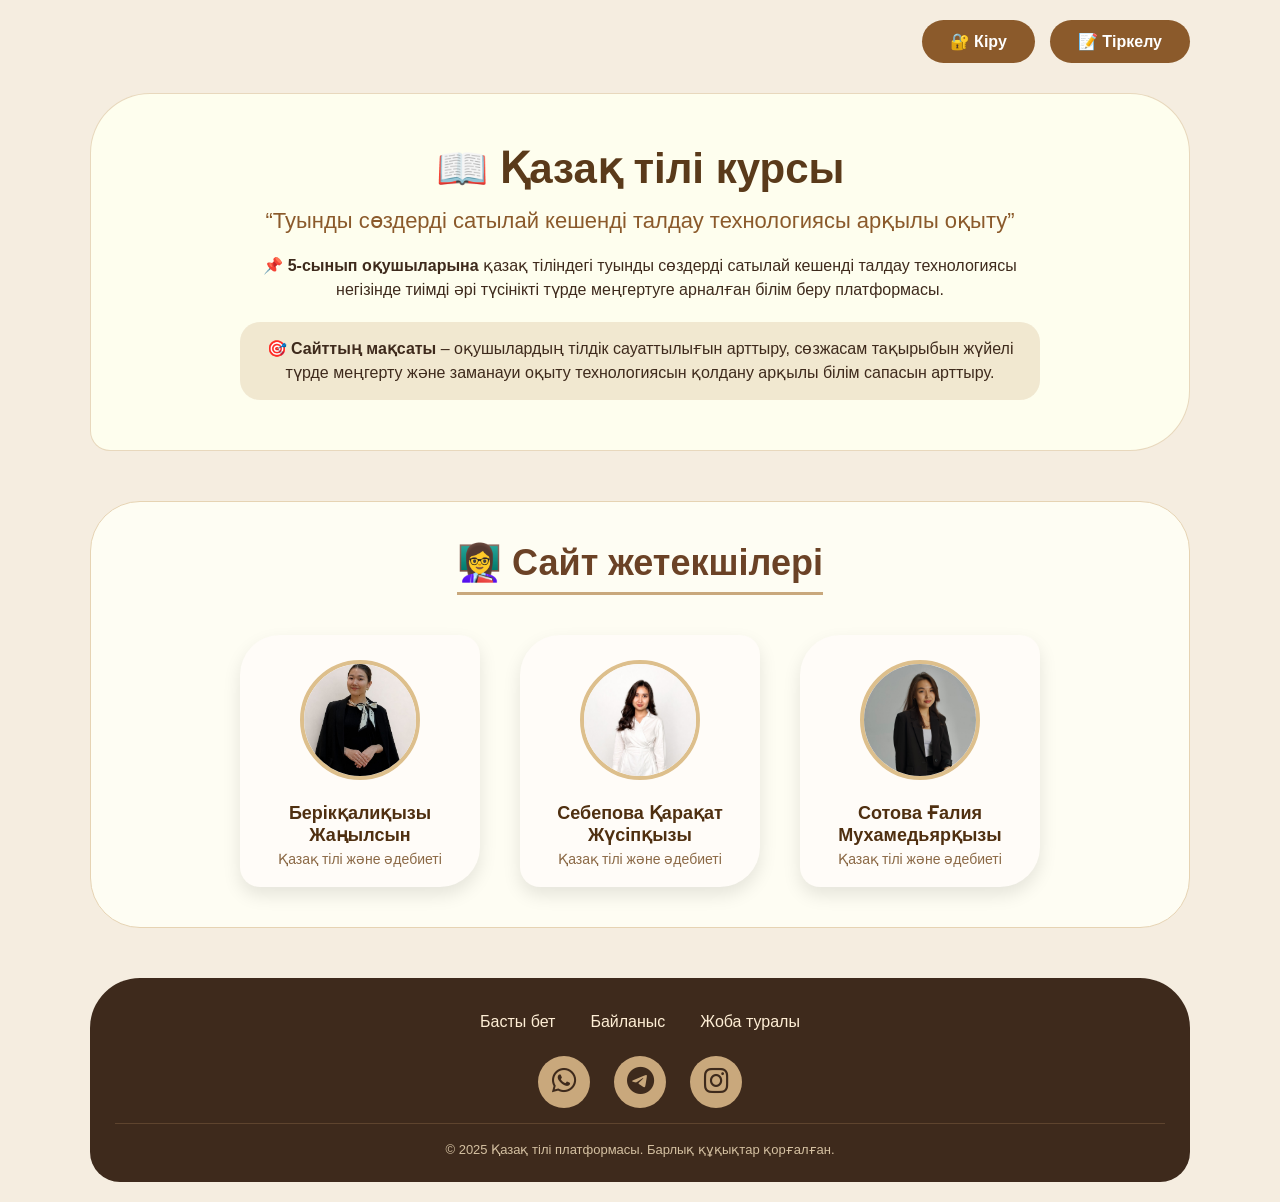
<file: index.html>
<!DOCTYPE html>
<html>
<head>
    <meta charset="UTF-8">
    <meta name="viewport" content="width=device-width, initial-scale=1.0, user-scalable=yes">
    <title>Қазақ тілі курсы</title>
    <link rel="stylesheet" href="https://cdnjs.cloudflare.com/ajax/libs/font-awesome/6.5.0/css/all.min.css">
    <style>
        * { margin: 0; padding: 0; box-sizing: border-box; }
        body {
            background: #f5ede0;
            font-family: 'Segoe UI', 'Roboto', 'Noto Sans', sans-serif;
            min-height: 100vh;
            padding: 20px;
        }
        .container { max-width: 1100px; margin: 0 auto; }
        .top-buttons { display: flex; justify-content: flex-end; gap: 15px; margin-bottom: 30px; }
        .top-buttons a button { background: #8B5A2B; border: none; padding: 12px 28px; font-size: 16px; font-weight: bold; border-radius: 40px; color: white; cursor: pointer; transition: 0.3s; }
        .top-buttons a button:hover { background: #5A3A1A; transform: scale(1.02); }
        .hero { text-align: center; background: rgba(255, 255, 240, 0.9); padding: 50px 20px; border-radius: 60px 60px 60px 20px; margin-bottom: 50px; border: 1px solid rgba(210, 180, 140, 0.5); }
        .hero h1 { font-size: 42px; color: #5A3A1A; margin-bottom: 15px; }
        .hero .kurs-taqyryby { font-size: 22px; color: #8B5A2B; margin-bottom: 20px; font-weight: 500; }
        .hero .description { font-size: 16px; color: #3E2A1C; max-width: 800px; margin: 0 auto 20px auto; line-height: 1.5; }
        .hero .purpose { font-size: 16px; color: #3E2A1C; max-width: 800px; margin: 0 auto; line-height: 1.5; background: rgba(210, 180, 140, 0.3); padding: 15px; border-radius: 20px; }
        .teachers-section { text-align: center; background: rgba(255, 255, 245, 0.9); padding: 40px 20px; border-radius: 50px; margin-bottom: 50px; border: 1px solid #E6D3B3; }
        .teachers-section h2 { font-size: 36px; color: #6B4226; margin-bottom: 40px; border-bottom: 3px solid #C9A87C; display: inline-block; padding-bottom: 8px; }
        .teachers-container { display: flex; justify-content: center; flex-wrap: wrap; gap: 40px; }
        .teacher-card { background: #FFFCF8; border-radius: 40px 20px 40px 20px; padding: 25px 20px 20px; width: 240px; text-align: center; transition: 0.3s; box-shadow: 0 8px 18px rgba(0,0,0,0.1); }
        .teacher-card:hover { transform: translateY(-8px); }
        .teacher-card img { width: 120px; height: 120px; border-radius: 50%; object-fit: cover; margin-bottom: 18px; border: 4px solid #DDBF8C; }
        .teacher-card h3 { font-size: 18px; color: #4F2F10; margin-bottom: 5px; }
        .teacher-card p { color: #8B6946; font-size: 14px; }
        .footer { background: #3E2A1C; border-radius: 50px 50px 30px 30px; padding: 35px 25px 25px; text-align: center; margin-top: 30px; }
        .footer-links { display: flex; justify-content: center; gap: 35px; flex-wrap: wrap; margin-bottom: 25px; }
        .footer-links a { color: #FFEFD6; text-decoration: none; font-size: 16px; }
        .footer-links a:hover { text-decoration: underline; }
        .social-icons { margin: 20px 0 15px; }
        .social-icons a { display: inline-block; margin: 0 12px; background: #C9A87C; width: 52px; height: 52px; line-height: 52px; border-radius: 50%; font-size: 28px; text-decoration: none; color: #3E2A1C; transition: 0.3s; }
        .social-icons a:hover { background: #F5DEB3; transform: scale(1.07); }
        .copyright { color: #D4C0A1; font-size: 13px; border-top: 1px solid #5E442E; padding-top: 18px; margin-top: 15px; }
        @media (max-width: 700px) {
            .hero h1 { font-size: 28px; }
            .hero .kurs-taqyryby { font-size: 18px; }
            .teachers-section h2 { font-size: 28px; }
            .teacher-card { width: 220px; }
            .top-buttons { justify-content: center; }
        }
    </style>
</head>
<body>
<div class="container">
    <div class="top-buttons">
        <a href="login.html"><button>🔐 Кіру</button></a>
        <a href="register.html"><button>📝 Тіркелу</button></a>
    </div>
    <div class="hero">
        <h1>📖 Қазақ тілі курсы</h1>
        <div class="kurs-taqyryby">“Туынды сөздерді сатылай кешенді талдау технологиясы арқылы оқыту”</div>
        <div class="description">📌 <strong>5-сынып оқушыларына</strong> қазақ тіліндегі туынды сөздерді сатылай кешенді талдау технологиясы негізінде тиімді әрі түсінікті түрде меңгертуге арналған білім беру платформасы.</div>
        <div class="purpose">🎯 <strong>Сайттың мақсаты</strong> – оқушылардың тілдік сауаттылығын арттыру, сөзжасам тақырыбын жүйелі түрде меңгерту және заманауи оқыту технологиясын қолдану арқылы білім сапасын арттыру.</div>
    </div>
    <div class="teachers-section">
        <h2>👩‍🏫 Сайт жетекшілері</h2>
        <div class="teachers-container">
            <div class="teacher-card"><img src="teacher1.jpg" alt="Берікқалиқызы Жаңылсын"><h3>Берікқалиқызы Жаңылсын</h3><p>Қазақ тілі және әдебиеті</p></div>
            <div class="teacher-card"><img src="teacher2.jpg" alt="Себепова Қарақат Жүсіпқызы"><h3>Себепова Қарақат Жүсіпқызы</h3><p>Қазақ тілі және әдебиеті</p></div>
            <div class="teacher-card"><img src="teacher3.jpg" alt="Сотова Ғалия Мухамедьярқызы"><h3>Сотова Ғалия Мухамедьярқызы</h3><p>Қазақ тілі және әдебиеті</p></div>
        </div>
    </div>
    <div class="footer">
        <div class="footer-links"><a href="#">Басты бет</a><a href="#">Байланыс</a><a href="#">Жоба туралы</a></div>
        <div class="social-icons"><a href="https://wa.me/77072004840" target="_blank"><i class="fab fa-whatsapp"></i></a><a href="https://t.me/kazakh_language_course" target="_blank"><i class="fab fa-telegram-plane"></i></a><a href="https://www.instagram.com/berrikovnaa" target="_blank"><i class="fab fa-instagram"></i></a></div>
        <div class="copyright">© 2025 Қазақ тілі платформасы. Барлық құқықтар қорғалған.</div>
    </div>
</div>
</body>
</html>
</file>
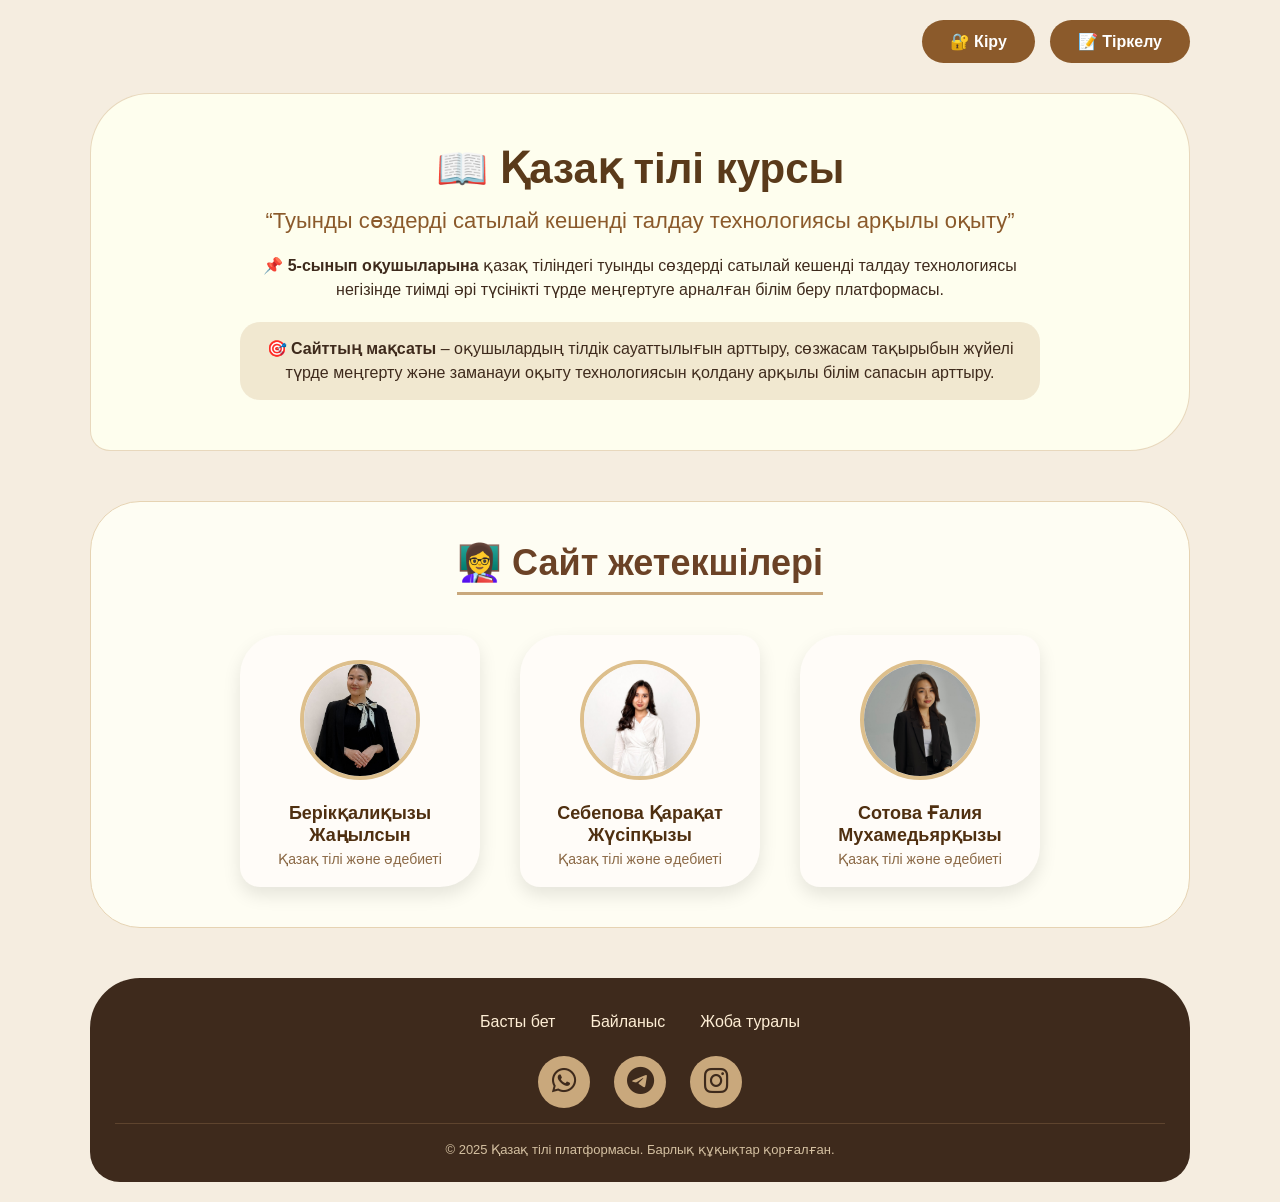
<file: certificate.html>
<!DOCTYPE html>
<html lang="kk">

<head>
    <meta charset="UTF-8">

    <meta name="viewport"
          content="width=device-width, initial-scale=1.0, user-scalable=yes">

    <title>Сертификат - Қазақ тілі курсы</title>

    <link rel="stylesheet"
          href="https://cdnjs.cloudflare.com/ajax/libs/font-awesome/6.5.0/css/all.min.css">

    <style>

        * {
            margin: 0;
            padding: 0;
            box-sizing: border-box;
        }


        /* =========================
           НЕГІЗГІ БЕТ
        ========================= */

        body {
            background:
                linear-gradient(
                    rgba(255, 248, 225, 0.95),
                    rgba(245, 222, 179, 0.9)
                ),
                url('https://www.transparenttextures.com/patterns/kazakh-ornament.png');

            background-size: auto, 200px;

            font-family:
                'Segoe UI',
                'Roboto',
                'Noto Sans',
                sans-serif;

            min-height: 100vh;

            padding: 20px;

            display: flex;
            justify-content: center;
            align-items: center;
            flex-direction: column;
        }


        /* =========================
           БАТЫРМАЛАР
        ========================= */

        .btn-group {
            text-align: center;
            margin-bottom: 20px;
        }

        .btn-group button {
            background: #8B5A2B;
            color: white;

            padding: 10px 20px;

            border: none;
            border-radius: 40px;

            cursor: pointer;

            margin: 5px 10px;

            font-size: 14px;
        }

        .btn-group button:hover {
            opacity: 0.9;
        }


        /* =========================
           СЕРТИФИКАТ
        ========================= */

        .certificate-container {
            position: relative;

            max-width: 700px;
            width: 100%;

            margin: 0 auto;
        }

        .certificate-img {
            width: 100%;
            height: auto;

            display: block;

            border-radius: 20px;

            box-shadow:
                0 10px 30px rgba(0, 0, 0, 0.2);
        }


        /* ОҚУШЫНЫҢ АТЫ */

        .recipient-name {
            position: absolute;

            top: 31%;
            left: 50%;

            transform:
                translate(-50%, -50%);

            font-size: 22px;
            font-weight: bold;

            color: #1a1a2e;

            font-family:
                'Times New Roman',
                serif;

            text-align: center;

            white-space: nowrap;

            background: transparent;

            width: 100%;
        }


        /* КҮНІ */

        .cert-date {
            position: absolute;

            bottom: 23%;
            left: 30%;

            transform:
                translateX(-50%);

            font-size: 14px;
            font-weight: bold;

            color: #1a1a2e;

            font-family:
                'Times New Roman',
                serif;
        }


        /* ҚОЛ */

        .cert-signature {
            position: absolute;

            bottom: 16%;
            right: 25%;

            font-size: 14px;
            font-style: italic;

            color: #333;

            white-space: nowrap;
        }


        /* СЕРТИФИКАТ КОДЫ */

        .cert-code {
            position: absolute;

            bottom: 5%;
            left: 50%;

            transform:
                translateX(-50%);

            font-size: 10px;

            color: #888;

            white-space: nowrap;
        }


        /* =========================
           КІТАПТАР
        ========================= */

        .books-section {
            max-width: 700px;
            width: 100%;

            margin: 30px auto;

            background:
                rgba(255, 255, 245, 0.95);

            border-radius: 50px;

            padding: 25px;

            text-align: center;

            border:
                1px solid #E6D3B3;
        }

        .books-section h2 {
            margin-bottom: 15px;
        }


        .book-card {
            display: inline-block;

            width: 220px;

            background: #FFFCF8;

            border-radius: 30px;

            padding: 15px;

            margin: 10px;

            border:
                1px solid #DDBF8C;

            vertical-align: top;
        }


        .book-card h3 {
            margin-top: 5px;
        }


        .download-btn {
            background: #2196F3;

            color: white;

            padding: 8px 15px;

            border-radius: 40px;

            text-decoration: none;

            display: inline-block;

            margin-top: 10px;
        }

        .download-btn:hover {
            opacity: 0.9;
        }


        /* =========================
           🌙 ҚАРАҢҒЫ РЕЖИМ
        ========================= */

        body.dark-mode {
            background: #181818;
            color: #f5f5f5;
        }


        body.dark-mode .books-section {
            background: #242424;

            border-color: #555;

            color: #f5f5f5;
        }


        body.dark-mode .book-card {
            background: #333333;

            border-color: #666;

            color: #f5f5f5;
        }


        body.dark-mode .books-section h2,
        body.dark-mode .book-card h3 {
            color: #f5f5f5;
        }


        /*
           Сертификаттың өзін әдейі
           қараңғылатпаймыз.
        */


        /* =========================
           ТЕЛЕФОН
        ========================= */

        @media (max-width: 600px) {

            .recipient-name {
                font-size: 16px !important;

                top: 28% !important;

                white-space: normal !important;

                width: 80% !important;
            }


            .cert-date {
                font-size: 10px !important;

                bottom: 20% !important;
            }


            .cert-signature {
                font-size: 10px !important;

                bottom: 14% !important;
            }


            .book-card {
                width: 90%;
            }

        }


        /* =========================
           БАСЫП ШЫҒАРУ
        ========================= */

        @media print {

            .btn-group,
            .books-section {
                display: none;
            }

            body,
            body.dark-mode {
                background: white;
                padding: 0;
            }

            .certificate-container {
                max-width: 100%;
            }

            .certificate-img {
                box-shadow: none;
            }

        }

    </style>

</head>


<body>


<!-- =========================
     БАТЫРМАЛАР
========================= -->

<div class="btn-group">

    <button onclick="window.print()">
        🖨️ Сертификатты басып шығару
    </button>


    <button
        onclick="downloadAllBooks()"
        style="background:#ff9800;">

        📚 Екі кітапшаны да жүктеу

    </button>


    <button onclick="backToDashboard()">
        ← Курс бетіне
    </button>

</div>



<!-- =========================
     СЕРТИФИКАТ
========================= -->

<div class="certificate-container">

    <img
        class="certificate-img"
        src="certificate.jpg"
        alt="Сертификат"

        onerror="
            this.src=
            'https://via.placeholder.com/700x500?text=Сертификат+суреті+жоқ'
        "
    >


    <div
        id="recipientName"
        class="recipient-name">

        Оқушы

    </div>


    <div
        id="certDate"
        class="cert-date">
    </div>


    <div class="cert-signature">
        ______________
    </div>


    <div
        id="certCode"
        class="cert-code">
    </div>

</div>



<!-- =========================
     ТЕОРИЯЛЫҚ БАЗА
========================= -->

<div class="books-section">

    <h2>
        📚 ТЕОРИЯЛЫҚ БАЗА
    </h2>


    <!-- 1-КІТАП -->

    <div class="book-card">

        <div style="font-size:40px;">
            📖
        </div>

        <h3>
            Туынды сөздер
        </h3>

        <a
            href="Туынды_сөздер.pdf"
            download
            class="download-btn">

            📥 PDF жүктеу

        </a>

    </div>



    <!-- 2-КІТАП -->

    <div class="book-card">

        <div style="font-size:40px;">
            📘
        </div>

        <h3>
            Сатылай кешенді талдау
        </h3>

        <a
            href="Сатылай_кешенді_талдау.pdf"
            download
            class="download-btn">

            📥 PDF жүктеу

        </a>

    </div>

</div>



<script>


/* ==============================
   🌙 ҚАРАҢҒЫ РЕЖИМ
============================== */

function loadTheme() {

    let savedTheme =
        localStorage.getItem('theme');


    if (savedTheme === 'dark') {

        document.body.classList.add(
            'dark-mode'
        );

    }

}



/* ==============================
   СЕРТИФИКАТТЫ ЖҮКТЕУ
============================== */

function loadCertificate() {

    let user =
        JSON.parse(
            localStorage.getItem(
                'currentUser'
            ) || '{}'
        );


    let developer =
        user.role === 'developer';



    /* ҚАРАПАЙЫМ ПАЙДАЛАНУШЫНЫ ТЕКСЕРУ */

    if (!developer) {

        for (let i = 1; i <= 6; i++) {

            let progressKey =
                user.email +
                '_lesson' +
                i +
                '_test_passed';


            if (
                localStorage.getItem(
                    progressKey
                ) !== 'true'
            ) {

                alert(
                    'Сіз әлі сертификат ала алмайсыз!'
                );


                window.location.href =
                    'dashboard.html';


                return;
            }

        }

    }



    /* АТЫ-ЖӨНІ */

    document.getElementById(
        'recipientName'
    ).textContent =
        user.fullname ||
        'Құрметті оқушы';



    /* КҮНІ */

    let d = new Date();


    let day =
        d.getDate()
        .toString()
        .padStart(2, '0');


    let month =
        (d.getMonth() + 1)
        .toString()
        .padStart(2, '0');


    let year =
        d.getFullYear();


    document.getElementById(
        'certDate'
    ).textContent =
        day +
        '.' +
        month +
        '.' +
        year;



    /* СЕРТИФИКАТ КОДЫ */

    document.getElementById(
        'certCode'
    ).textContent =

        'Сертификат коды: KZ' +

        Date.now()
            .toString(36)
            .toUpperCase();

}



/* ==============================
   ЕКІ КІТАПТЫ ЖҮКТЕУ
============================== */

function downloadAllBooks() {

    window.location.href =
        'Туынды_сөздер.pdf';


    setTimeout(
        () => {

            window.location.href =
                'Сатылай_кешенді_талдау.pdf';

        },
        500
    );

}



/* ==============================
   КУРСҚА ҚАЙТУ
============================== */

function backToDashboard() {

    window.location.href =
        'dashboard.html';

}



/* ==============================
   БЕТ АШЫЛҒАНДА
============================== */

loadTheme();

loadCertificate();


</script>


</body>

</html>
</file>
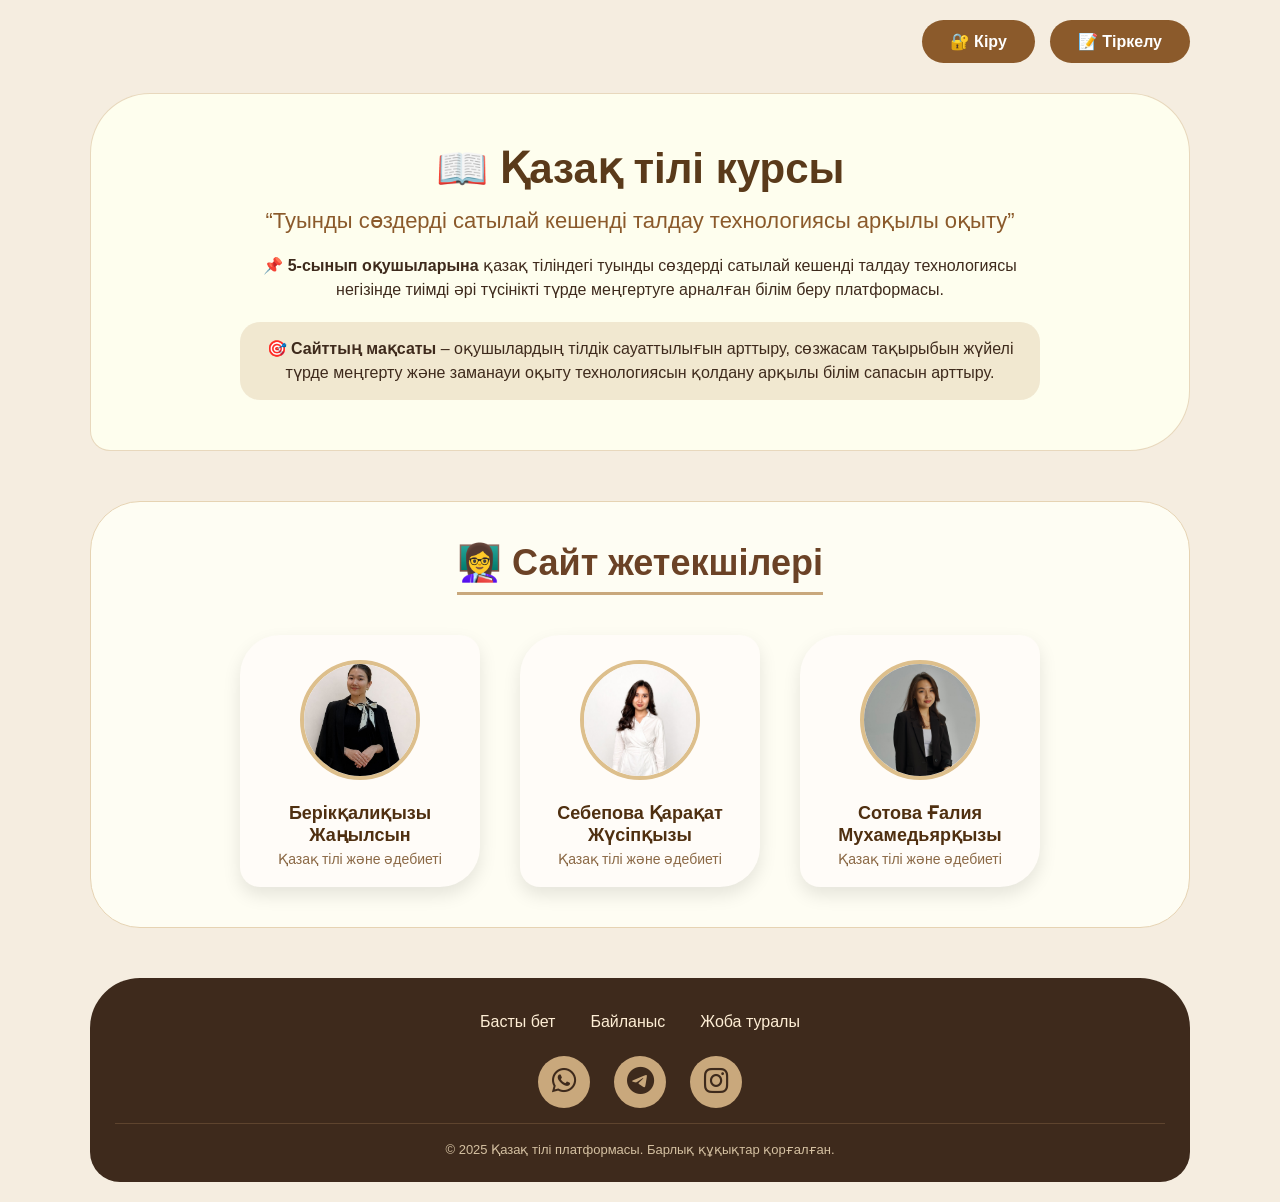
<file: dashboard.html>
<!DOCTYPE html>
<html>
<head>
    <meta charset="UTF-8">
    <meta name="viewport" content="width=device-width, initial-scale=1.0, user-scalable=yes">
    <title>Курс беті - Қазақ тілі</title>

    <link rel="stylesheet"
          href="https://cdnjs.cloudflare.com/ajax/libs/font-awesome/6.5.0/css/all.min.css">

    <style>
        * {
            margin: 0;
            padding: 0;
            box-sizing: border-box;
        }

        body {
            background:
                linear-gradient(
                    rgba(255, 248, 225, 0.95),
                    rgba(245, 222, 179, 0.9)
                ),
                url('https://www.transparenttextures.com/patterns/kazakh-ornament.png');

            background-size: auto, 200px;
            font-family: 'Segoe UI', 'Roboto', 'Noto Sans', sans-serif;
            min-height: 100vh;
            padding: 20px;
        }

        .container {
            max-width: 700px;
            margin: 0 auto;
            background: rgba(255, 255, 245, 0.95);
            border-radius: 50px;
            padding: 30px;
            box-shadow: 0 10px 30px rgba(0,0,0,0.1);
            border: 1px solid #E6D3B3;
        }

        .lesson-card {
            border: 1px solid #DDBF8C;
            border-radius: 20px;
            padding: 15px;
            margin: 12px 0;
            background: #FFFCF8;
            transition: 0.3s;
        }

        .lesson-card.available {
            cursor: pointer;
            border-left: 5px solid #4CAF50;
        }

        .lesson-card.locked {
            opacity: 0.6;
            background: #f5f5f5;
        }

        .badge {
            background: #4CAF50;
            color: white;
            padding: 3px 10px;
            border-radius: 20px;
            font-size: 12px;
            display: inline-block;
            margin-top: 8px;
        }

        .progress-bar {
            width: 100%;
            background: #e0e0e0;
            border-radius: 10px;
            height: 10px;
            margin-top: 10px;
        }

        .progress-fill {
            background: #4CAF50;
            height: 10px;
            border-radius: 10px;
            width: 0%;
        }

        h1 {
            color: #5A3A1A;
            text-align: center;
            margin-bottom: 25px;
        }

        .red-btn {
            background: #f44336;
            color: white;
            border: none;
            padding: 10px 20px;
            border-radius: 40px;
            cursor: pointer;
            font-size: 16px;
            display: block;
            margin: 20px auto 0;
            width: 200px;
        }

        .gold-btn {
            background: gold;
            color: black;
            font-weight: bold;
            padding: 12px 25px;
            border: none;
            border-radius: 40px;
            cursor: pointer;
            margin-top: 20px;
            width: 100%;
        }

        /* =========================
           ПРОФИЛЬ
        ========================= */

        .profile-btn {
            display: flex !important;
            align-items: center;
            gap: 10px;
            width: fit-content;
            margin: 0 0 20px auto;
            padding: 7px 14px 7px 7px;
            background: linear-gradient(135deg, #ffffff, #fff8ec);
            color: #5A3A1A !important;
            border: 1px solid #DDBF8C;
            border-radius: 50px;
            text-decoration: none !important;
            font-size: 15px;
            font-weight: 600;
            box-shadow: 0 4px 12px rgba(90, 58, 26, 0.15);
            cursor: pointer;
            transition: all 0.25s ease;
        }

        .profile-avatar {
            width: 38px;
            height: 38px;
            display: flex;
            align-items: center;
            justify-content: center;
            flex-shrink: 0;
            background: linear-gradient(135deg, #8B5A2B, #5A3A1A);
            color: white;
            border-radius: 50%;
            font-size: 18px;
            font-weight: bold;
            box-shadow: 0 2px 6px rgba(0,0,0,0.15);
        }

        .profile-arrow {
            font-size: 22px;
            line-height: 1;
            color: #8B5A2B;
            transition: transform 0.25s;
        }

        .profile-btn:hover {
            background: #fff3df;
            border-color: #C99C61;
            transform: translateY(-2px);
            box-shadow: 0 7px 18px rgba(90,58,26,0.20);
        }

        .profile-btn:hover .profile-arrow {
            transform: translateX(3px);
        }

        /* =========================
           DEVELOPER ПАНЕЛЬ
        ========================= */

        #developerPanel {
            margin-top: 25px;
        }

        #developerPanel h2 {
            color: #5A3A1A;
            margin-bottom: 12px;
        }

        .dev-grid {
            display: flex;
            flex-wrap: wrap;
            gap: 8px;
        }

        .dev-grid button,
        .dev-grid a {
            background: #f5f5f5;
            color: #222;
            border: 1px solid #999;
            border-radius: 4px;
            padding: 5px 9px;
            font-family: inherit;
            font-size: 14px;
            cursor: pointer;
            text-decoration: none;
            display: inline-block;
        }

        .dev-grid button:hover,
        .dev-grid a:hover {
            background: #e9e9e9;
        }

        @media (max-width: 600px) {
            .container {
                padding: 20px;
            }

            .profile-btn {
                font-size: 14px;
                padding: 6px 12px 6px 6px;
            }

            .profile-avatar {
                width: 34px;
                height: 34px;
                font-size: 16px;
            }
        }

        /* =========================
   ХАБАРЛАМАЛАР
========================= */

.top-actions {
    display: flex;
    justify-content: flex-end;
    align-items: center;
    gap: 10px;
    margin-bottom: 20px;
}

.notification-wrapper {
    position: relative;
}

.notification-btn {
    width: 52px;
    height: 52px;
    border-radius: 50%;
    border: 1px solid #DDBF8C;
    background: linear-gradient(135deg, #ffffff, #fff8ec);
    cursor: pointer;
    font-size: 22px;
    box-shadow: 0 4px 12px rgba(90,58,26,0.15);
    position: relative;
}

.notification-count {
    position: absolute;
    top: -5px;
    right: -5px;
    background: #f44336;
    color: white;
    min-width: 21px;
    height: 21px;
    border-radius: 50%;
    font-size: 12px;
    font-weight: bold;
    display: none;
    align-items: center;
    justify-content: center;
}

.notification-panel {
    display: none;
    position: absolute;
    right: 0;
    top: 62px;
    width: 340px;
    max-height: 400px;
    overflow-y: auto;
    background: white;
    border: 1px solid #DDBF8C;
    border-radius: 20px;
    padding: 15px;
    box-shadow: 0 10px 30px rgba(0,0,0,0.18);
    z-index: 1000;
}

.notification-panel.show {
    display: block;
}

.notification-panel h3 {
    color: #5A3A1A;
    margin-bottom: 12px;
}

.notification-item {
    background: #f7f3ed;
    border-radius: 12px;
    padding: 12px;
    margin-bottom: 8px;
    font-size: 14px;
}

.notification-empty {
    text-align: center;
    color: #999;
    padding: 20px 5px;
}

.clear-notifications {
    width: 100%;
    border: none;
    background: #8B5A2B;
    color: white;
    padding: 9px;
    border-radius: 20px;
    cursor: pointer;
    margin-top: 5px;
}

        /* =========================
   🌙 ҚАРАҢҒЫ РЕЖИМ
========================= */

.theme-btn {
    width: 52px;
    height: 52px;
    border-radius: 50%;
    border: 1px solid #DDBF8C;
    background: linear-gradient(135deg, #ffffff, #fff8ec);
    cursor: pointer;
    font-size: 22px;
    box-shadow: 0 4px 12px rgba(90,58,26,0.15);
}

/* Қараңғы фон */
body.dark-mode {
    background: #181818;
    color: #f5f5f5;
}

/* Негізгі контейнерлер */
body.dark-mode .container,
body.dark-mode .lesson-card {
    background: #242424;
    color: #f5f5f5;
    border-color: #555;
}

/* Тақырыптар */
body.dark-mode h1,
body.dark-mode h2,
body.dark-mode h3 {
    color: #f5f5f5;
}

/* Профиль батырмасы */
body.dark-mode .profile-btn {
    background: #2d2d2d;
    color: #ffffff;
    border-color: #555;
}

/* Қоңырау */
body.dark-mode .notification-btn,
body.dark-mode .theme-btn {
    background: #2d2d2d;
    border-color: #555;
}

/* Хабарламалар терезесі */
body.dark-mode .notification-panel {
    background: #242424;
    border-color: #555;
}

body.dark-mode .notification-item {
    background: #333333;
    color: #ffffff;
}
        
    </style>
</head>

<body>

<div class="container">

    <div class="top-actions">

        <a
    href="admin.php"
    class="admin-btn"
    id="adminBtn"
    style="display:none;"
>
    ⚙️ Admin панель
</a>

        <button
    class="theme-btn"
    id="themeBtn"
    onclick="toggleTheme()">
    🌙
</button>
        
    <div class="notification-wrapper">

        <button
            class="notification-btn"
            onclick="toggleNotifications()">

            🔔

            <span
                class="notification-count"
                id="notificationCount">
                0
            </span>

        </button>

        <div
            class="notification-panel"
            id="notificationPanel">

            <h3>🔔 Хабарламалар</h3>

            <div id="notificationList"></div>

            <button
                class="clear-notifications"
                onclick="clearNotifications()">

                ✓ Барлығын оқылды деп белгілеу

            </button>

        </div>

    </div>


    <a href="profile.html" class="profile-btn"
       style="margin:0;">

        <span
            class="profile-avatar"
            id="profileAvatar">
            R
        </span>

        <span>Менің профилім</span>

        <span class="profile-arrow">›</span>

    </a>

</div>

    <h1>📚 Қазақ тілі курсы</h1>

    <!-- САБАҚТАР -->
    <div id="lessonsList"></div>

    <!-- ПРОГРЕСС -->
    <div style="margin-top:30px;">

        <div class="progress-bar">
            <div class="progress-fill" id="progressFill"></div>
        </div>

        <p id="progressText"
           style="text-align:center; margin-top:10px; color:#4F2F10;">
        </p>

    </div>

    <button class="red-btn" onclick="logout()">
        Шығу
    </button>

</div>


<script>

    // ==========================================
    // КІРУДІ ТЕКСЕРУ
    // ==========================================

    if (localStorage.getItem('isLoggedIn') !== 'true') {
        window.location.href = 'index.html';
    }


    // ==========================================
    // ҚАЗІРГІ ҚОЛДАНУШЫ
    // ==========================================

    let currentUser = JSON.parse(
        localStorage.getItem('currentUser')
    );


    // ==========================================
    // ПРОФИЛЬДЕГІ АВАТАР ӘРПІ
    // ==========================================

    if (currentUser && currentUser.fullname) {

        let firstLetter =
            currentUser.fullname
                .charAt(0)
                .toUpperCase();

        document.getElementById(
            'profileAvatar'
        ).textContent = firstLetter;
    }
    
    if (
    currentUser &&
    currentUser.role === 'developer'
) {
    document.getElementById(
        'adminBtn'
    ).style.display = 'inline-block';
}


    // ==========================================
    // САБАҚТАР
    // ==========================================

    const lessons = [
        { id: 1, title: "1-сабақ", duration: "15 минут" },
        { id: 2, title: "2-сабақ", duration: "15 минут" },
        { id: 3, title: "3-сабақ", duration: "15 минут" },
        { id: 4, title: "4-сабақ", duration: "15 минут" },
        { id: 5, title: "5-сабақ", duration: "15 минут" },
        { id: 6, title: "6-сабақ", duration: "15 минут" }
    ];


    // ==========================================
    // EMAIL
    // ==========================================

    function getUserEmail() {

        if (currentUser && currentUser.email) {
            return currentUser.email;
        }

        return 'guest';
    }


    // ==========================================
    // DEVELOPER ТЕКСЕРУ
    // ==========================================

    function isDeveloper() {

        if (!currentUser) {
            return false;
        }

        return currentUser.role === 'developer';
    }


    // ==========================================
    // ЖЕКЕ ПРОГРЕСС КІЛТІ
    // ==========================================

    function getProgressKey(lessonId) {

        return getUserEmail()
            + '_lesson'
            + lessonId
            + '_test_passed';
    }


    // ==========================================
    // ҚОЛЖЕТІМДІ САБАҚТАР
    // ==========================================

    function getUnlockedLessons() {

        // Developer-ге бәрі ашық
        if (isDeveloper()) {
            return [1, 2, 3, 4, 5, 6];
        }

        // Оқушыға бастапқыда тек 1-сабақ
        let unlocked = [1];

        for (let i = 2; i <= 6; i++) {

            if (
                localStorage.getItem(
                    getProgressKey(i - 1)
                ) === 'true'
            ) {
                unlocked.push(i);
            }
        }

        return unlocked;
    }


    // ==========================================
    // DASHBOARD
    // ==========================================

    function loadDashboard() {

        let unlocked = getUnlockedLessons();
        let completed = [];

        // Өтілген сабақтарды анықтау
        for (let i = 1; i <= 6; i++) {

            if (
                localStorage.getItem(
                    getProgressKey(i)
                ) === 'true'
            ) {
                completed.push(i);
            }
        }


        let html = '';

        lessons.forEach(lesson => {

            let isUnlocked =
                unlocked.includes(lesson.id);

            let isCompleted =
                completed.includes(lesson.id);

            html += `
                <div
                    class="lesson-card ${isUnlocked ? 'available' : 'locked'}"
                    onclick="${isUnlocked ? `openLesson(${lesson.id})` : ''}"
                >

                    <div style="
                        display:flex;
                        justify-content:space-between;
                    ">

                        <div>

                            <h3>
                                📖 ${lesson.title}
                            </h3>

                            <p>
                                ⏱️ ${lesson.duration}
                            </p>

                            ${
                                isCompleted
                                ? '<span class="badge">✅ Өтілген</span>'
                                : ''
                            }

                        </div>

                        <div>
                            ${!isUnlocked ? '🔒' : ''}
                        </div>

                    </div>

                    ${
                        isCompleted
                        ? `
                            <div class="progress-bar">
                                <div
                                    class="progress-fill"
                                    style="width:100%">
                                </div>
                            </div>
                        `
                        : ''
                    }

                </div>
            `;
        });


        document.getElementById(
            'lessonsList'
        ).innerHTML = html;


        // ======================================
        // ПРОГРЕСС
        // ======================================

        let percent =
            (completed.length / 6) * 100;

        document.getElementById(
            'progressFill'
        ).style.width = percent + '%';

        document.getElementById(
            'progressText'
        ).innerHTML =
            `✅ ${completed.length}/6 сабақ өтілді (${Math.round(percent)}%)`;


        // ======================================
        // СЕРТИФИКАТ
        // ======================================

        if (completed.length === 6 || isDeveloper()) {

            const btn =
                document.createElement('div');

            btn.innerHTML = `
                <button
                    class="gold-btn"
                    onclick="window.location.href='certificate.html'"
                >
                    🎓 СЕРТИФИКАТ АЛУ 🎓
                </button>
            `;

            document.getElementById(
                'lessonsList'
            ).appendChild(btn);
        }
    }


    // ==========================================
    // САБАҚТЫ АШУ
    // ==========================================

    function openLesson(id) {

        localStorage.setItem(
            'currentLesson',
            id
        );

        window.location.href =
            'lesson.html';
    }

    // ==========================================
    // ШЫҒУ
    // ==========================================

    function logout() {

        localStorage.removeItem(
            'isLoggedIn'
        );

        localStorage.removeItem(
            'currentUser'
        );

        alert('Шықтыңыз!');

        window.location.href =
            'index.html';
    }


    // ==========================================
    // ІСКЕ ҚОСУ
    // ==========================================

    // ==========================================
// 🔔 ХАБАРЛАМАЛАР
// ==========================================

function getNotificationKey() {
    return getUserEmail() + '_notifications';
}


function getNotifications() {

    return JSON.parse(
        localStorage.getItem(
            getNotificationKey()
        ) || '[]'
    );
}


function loadNotifications() {

    let notifications =
        getNotifications();

    let list =
        document.getElementById(
            'notificationList'
        );

    let count =
        document.getElementById(
            'notificationCount'
        );


    if (notifications.length === 0) {

        list.innerHTML = `
            <div class="notification-empty">
                Жаңа хабарлама жоқ
            </div>
        `;

        count.style.display = 'none';

        return;
    }


    count.textContent =
        notifications.length;

    count.style.display =
        'flex';


    list.innerHTML =
        notifications
            .slice()
            .reverse()
            .map(notification => `
                <div class="notification-item">
                    ${notification.text}
                </div>
            `)
            .join('');
}


function toggleNotifications() {

    document.getElementById(
        'notificationPanel'
    ).classList.toggle('show');
}


function clearNotifications() {

    localStorage.setItem(
        getNotificationKey(),
        JSON.stringify([])
    );

    loadNotifications();

    document.getElementById(
        'notificationPanel'
    ).classList.remove('show');
}

    // ==========================================
// 🌙 ҚАРАҢҒЫ РЕЖИМ
// ==========================================

function loadTheme() {

    let savedTheme =
        localStorage.getItem('theme');

    if (savedTheme === 'dark') {

        document.body.classList.add('dark-mode');

        document.getElementById(
            'themeBtn'
        ).textContent = '☀️';

    }

}


function toggleTheme() {

    document.body.classList.toggle(
        'dark-mode'
    );

    let darkMode =
        document.body.classList.contains(
            'dark-mode'
        );

    if (darkMode) {

        localStorage.setItem(
            'theme',
            'dark'
        );

        document.getElementById(
            'themeBtn'
        ).textContent = '☀️';

    } else {

        localStorage.setItem(
            'theme',
            'light'
        );

        document.getElementById(
            'themeBtn'
        ).textContent = '🌙';

    }

}


loadTheme();

loadNotifications();
    
    loadDashboard();


    
</script>

</body>
</html>
</file>
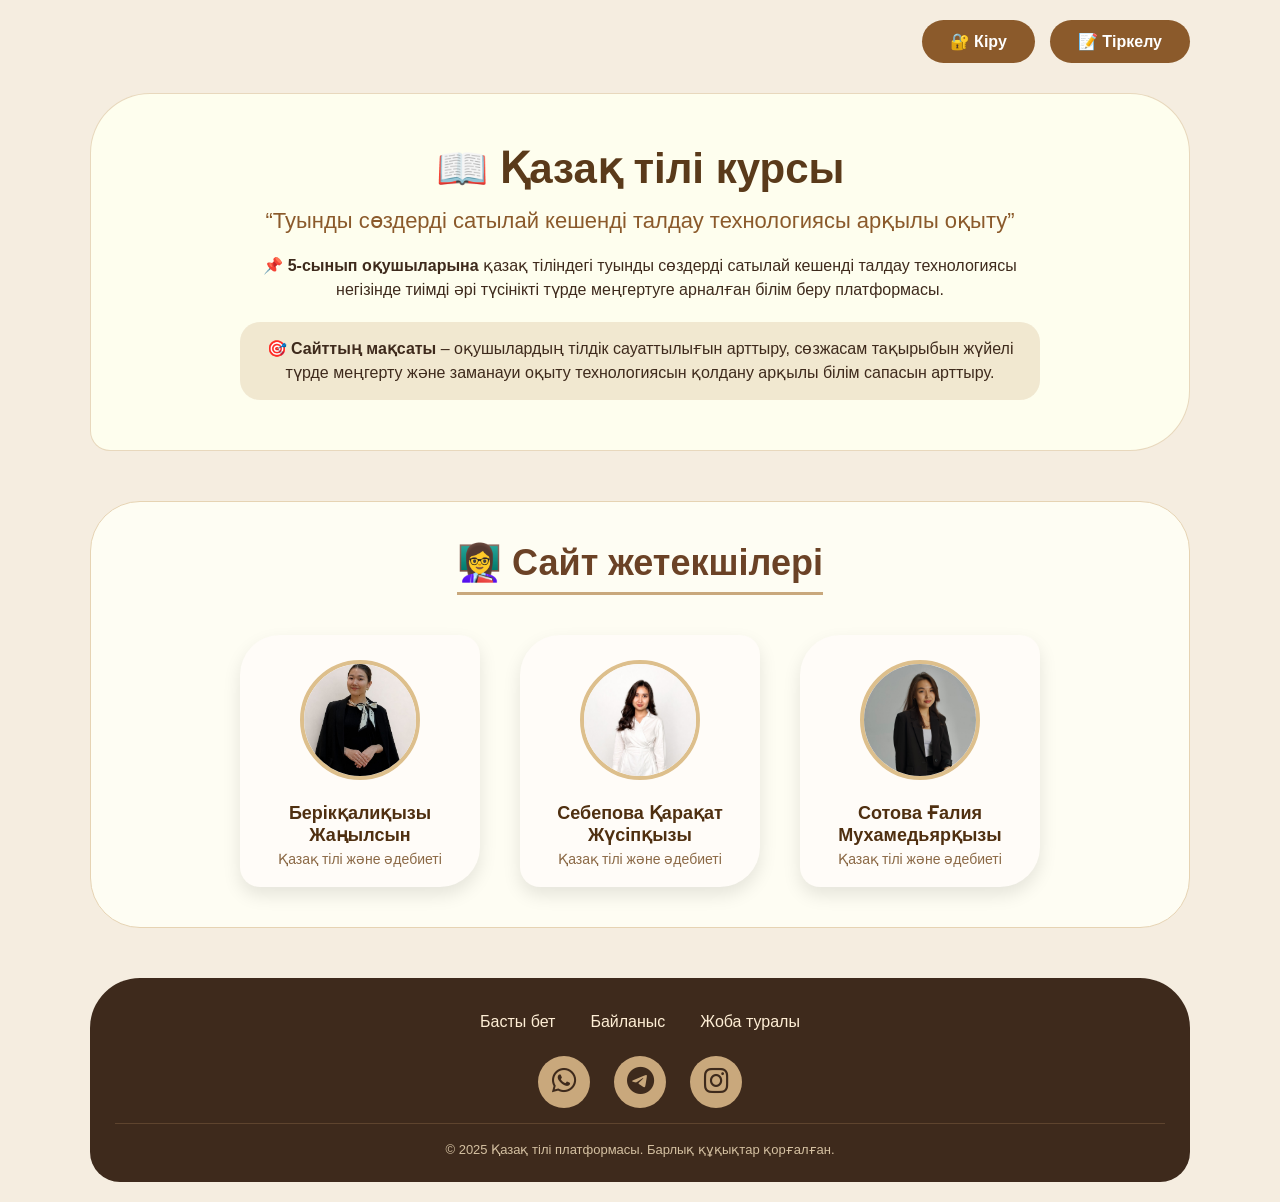
<file: lesson.html>
<!DOCTYPE html>
<html>
<head>
    <meta charset="UTF-8">
    <meta name="viewport" content="width=device-width, initial-scale=1.0, user-scalable=yes">
    <title>Видео сабақ - Қазақ тілі</title>
    <style>
        * { margin: 0; padding: 0; box-sizing: border-box; }
        body {
            background: #f5ede0;
            font-family: 'Segoe UI', 'Roboto', 'Noto Sans', sans-serif;
            min-height: 100vh;
            padding: 20px;
        }
        .container {
            max-width: 800px;
            margin: 0 auto;
            background: rgba(255, 255, 245, 0.95);
            border-radius: 50px;
            padding: 30px;
            border: 1px solid #E6D3B3;
        }
        h1 { color: #5A3A1A; text-align: center; margin-bottom: 20px; }
        .video-container {
            position: relative;
            padding-bottom: 56.25%;
            height: 0;
            border-radius: 20px;
            overflow: hidden;
            margin-bottom: 20px;
        }
        .video-container iframe {
            position: absolute;
            top: 0;
            left: 0;
            width: 100%;
            height: 100%;
        }
        .task-box { background: #FFFCF8; padding: 20px; border-radius: 30px; margin-top: 20px; border: 1px solid #DDBF8C; }
        .task-img { max-width: 100%; border-radius: 20px; margin: 15px 0; border: 1px solid #DDBF8C; }
        textarea { width: 100%; padding: 12px; border-radius: 20px; border: 1px solid #DDBF8C; font-size: 16px; background: white; }
        button { background: #8B5A2B; color: white; padding: 12px 25px; border: none; border-radius: 40px; cursor: pointer; font-size: 16px; margin-top: 15px; }
        button.gray { background: #6c757d; }
        button.blue { background: #2196F3; }

        /* =========================
   🌙 ҚАРАҢҒЫ РЕЖИМ
========================= */

body.dark-mode {
    background: #181818;
    color: #f5f5f5;
}

body.dark-mode .container {
    background: #242424;
    border-color: #555;
}

body.dark-mode h1,
body.dark-mode h3 {
    color: #f5f5f5;
}

body.dark-mode .task-box {
    background: #2d2d2d;
    border-color: #555;
    color: #f5f5f5;
}

body.dark-mode textarea {
    background: #333333;
    color: #ffffff;
    border-color: #666;
}

body.dark-mode textarea::placeholder {
    color: #aaaaaa;
}

body.dark-mode .task-img {
    border-color: #555;
}
        
    </style>
</head>
<body>
<div class="container">
    <h1 id="lessonTitle">Сабақ</h1>
    <div id="videoPlayer" class="video-container"></div>
    <div class="task-box">
        <h3>✍️ Тапсырма</h3>
        <img id="taskImage" class="task-img" src="" alt="Тапсырма суреті">
        <textarea id="answer" rows="4" placeholder="Жауабыңызды жазыңыз..."></textarea>
        <button onclick="submitTask()">📤 Тапсыру</button>
    </div>
    <br>
    <button class="gray" onclick="backToDashboard()">← Курс бетіне</button>
    <button id="nextBtn" class="blue" onclick="goToQuiz()" style="display:none;">📋 Тестке өту →</button>
</div>
<script>
    // Текущий пользователь
let lessonUser = JSON.parse(
    localStorage.getItem('currentUser')
);

// Email текущего пользователя
function getLessonUserEmail() {

    if (lessonUser && lessonUser.email) {
        return lessonUser.email;
    }

    return 'guest';
}


// Создаём персональный ключ
function getLessonKey(type) {

    return getLessonUserEmail()
        + '_lesson'
        + lessonId
        + '_'
        + type;
}
    const lessonsData = {
    1: {
        videoUrl: "https://www.youtube.com/embed/u-f1asK70C8",
        taskImage: "task_images/sabaq1_task.png"
    },
    2: {
        videoUrl: "https://www.youtube.com/embed/hnx0GCBaytQ",
        taskImage: "task_images/sabaq2_task.png"
    },
    3: {
        videoUrl: "https://www.youtube.com/embed/e2uvlcO1I-0",
        taskImage: "task_images/sabaq3_task.png"
    },
    4: {
        videoUrl: "https://www.youtube.com/embed/DbPYhxIVREE",
        taskImage: "task_images/sabaq4_task.png"
    },
    5: {
        videoUrl: "https://www.youtube.com/embed/ecOsz5A1vXQ",
        taskImage: "task_images/sabaq5_task.png"
    },
    6: {
        videoUrl: "https://www.youtube.com/embed/6LZCg86MS3Q",
        taskImage: "task_images/sabaq6_task.png"
    }
};

    let lessonId = parseInt(localStorage.getItem('currentLesson'));

let taskDone = localStorage.getItem(
    getLessonKey('task_done')
) === 'true';
    function loadLesson() {
        document.getElementById('lessonTitle').innerHTML = lessonId + " - Сабақ";
        let data = lessonsData[lessonId];
        document.getElementById('taskImage').src = data.taskImage;

        if(data.videoUrl && data.videoUrl !== "") {
            let videoHtml = `<iframe src="${data.videoUrl}" frameborder="0" allowfullscreen></iframe>`;
            document.getElementById('videoPlayer').innerHTML = videoHtml;
        } else {
            document.getElementById('videoPlayer').innerHTML = '<p style="color:orange; text-align:center;">⚠️ Видео әлі қосылмаған. Кейінірек қосылады.</p>';
        }

        let savedAnswer = localStorage.getItem(
    getLessonKey('answer')
);
        if(savedAnswer) document.getElementById('answer').value = savedAnswer;
        if(taskDone) document.getElementById('nextBtn').style.display = 'inline-block';
    }

    function submitTask() {

    let answer =
        document.getElementById('answer').value;


    if (answer.length < 3) {

        alert('Жауабыңызды жазыңыз!');

        return;
    }


    // Сохраняем ответ отдельно для этого аккаунта
    localStorage.setItem(
        getLessonKey('answer'),
        answer
    );


    // Отмечаем выполнение отдельно для этого аккаунта
    localStorage.setItem(
        getLessonKey('task_done'),
        'true'
    );


    alert('Тапсырма қабылданды!');


    document.getElementById(
        'nextBtn'
    ).style.display = 'inline-block';
}

    function goToQuiz() {
    localStorage.setItem('quizLessonId', lessonId);
    window.location.href = 'quiz.html';
}

function backToDashboard() {
    window.location.href = 'dashboard.html';
}

if (
    localStorage.getItem('isLoggedIn') !== 'true'
) {
    window.location.href = 'index.html';
}


// ==========================================
// 🌙 САҚТАЛҒАН РЕЖИМДІ ҚОЛДАНУ
// ==========================================

function loadTheme() {

    let savedTheme =
        localStorage.getItem('theme');

    if (savedTheme === 'dark') {
        document.body.classList.add('dark-mode');
    }

}

loadTheme();
loadLesson();
</script>
</body>
</html>
</file>
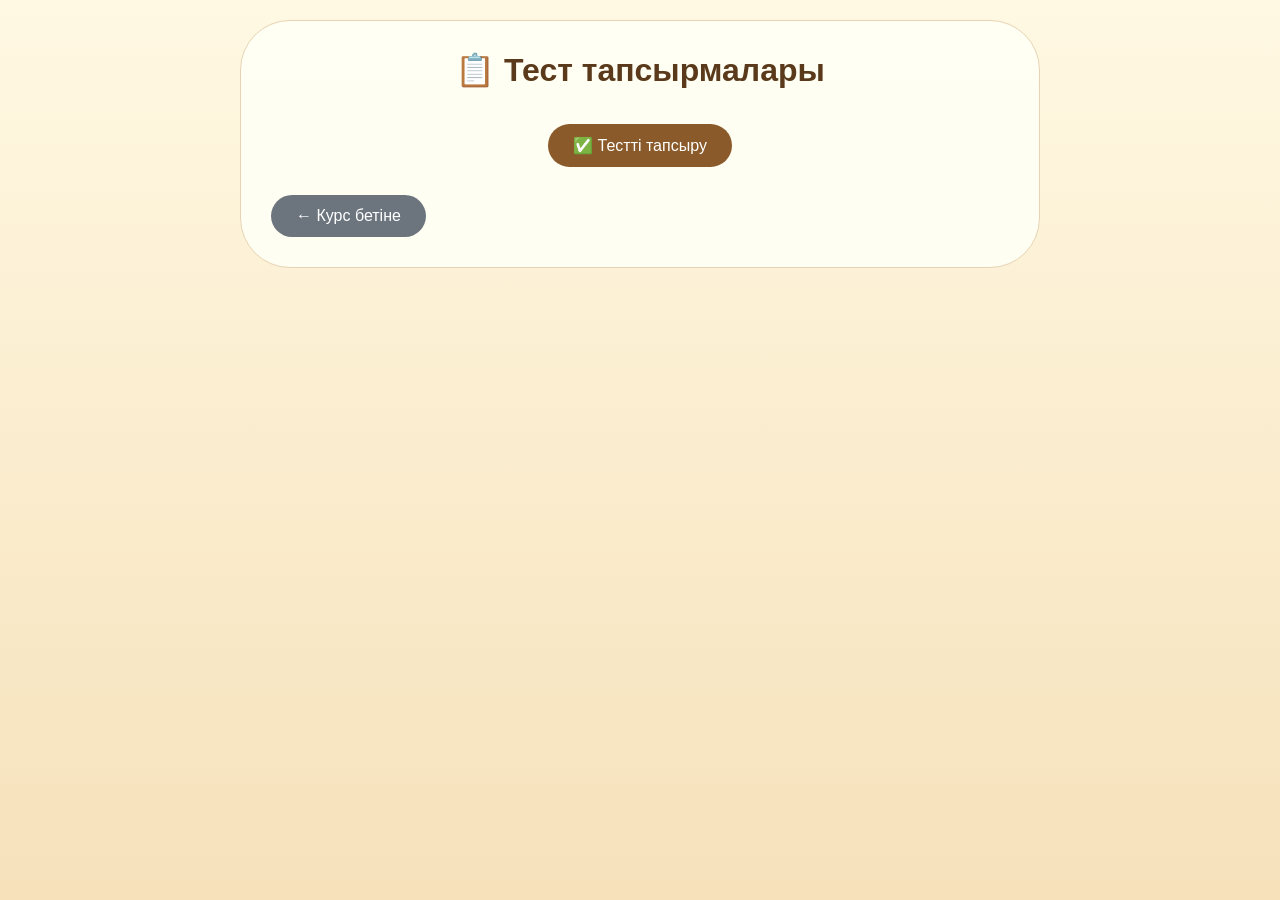
<file: quiz.html>
<!DOCTYPE html>
<html>
<head>
    <meta charset="UTF-8">
    <meta name="viewport" content="width=device-width, initial-scale=1.0, user-scalable=yes">
    <title>Тест - Қазақ тілі</title>
    <style>
        * { margin: 0; padding: 0; box-sizing: border-box; }
        body {
            background: linear-gradient(rgba(255, 248, 225, 0.95), rgba(245, 222, 179, 0.9)), url('https://www.transparenttextures.com/patterns/kazakh-ornament.png');
            background-size: auto, 200px;
            font-family: 'Segoe UI', 'Roboto', 'Noto Sans', sans-serif;
            min-height: 100vh;
            padding: 20px;
        }
        .container {
            max-width: 800px;
            margin: 0 auto;
            background: rgba(255, 255, 245, 0.95);
            border-radius: 50px;
            padding: 30px;
            border: 1px solid #E6D3B3;
        }
        h1 { color: #5A3A1A; text-align: center; margin-bottom: 25px; }
        .question-box { background: #FFFCF8; padding: 20px; margin: 20px 0; border-radius: 30px; border: 1px solid #DDBF8C; }
        .option { margin: 10px 0; padding: 12px; background: white; border-radius: 40px; cursor: pointer; border: 1px solid #DDBF8C; transition: 0.3s; }
        .option.selected { background: #8B5A2B; color: white; border-color: #8B5A2B; }
        .result-box { text-align: center; padding: 20px; border-radius: 30px; margin-top: 20px; }
        .result-box.pass { background: #4CAF50; color: white; }
        .result-box.fail { background: #f44336; color: white; }
        button { background: #8B5A2B; color: white; padding: 12px 25px; border: none; border-radius: 40px; cursor: pointer; font-size: 16px; margin-top: 10px; }
        button.gray { background: #6c757d; }
        /* =========================
   🌙 ҚАРАҢҒЫ РЕЖИМ
========================= */

body.dark-mode {
    background: #181818;
    color: #f5f5f5;
}

body.dark-mode .container {
    background: #242424;
    border-color: #555;
}

body.dark-mode h1 {
    color: #f5f5f5;
}

body.dark-mode .question-box {
    background: #2d2d2d;
    border-color: #555;
    color: #f5f5f5;
}

body.dark-mode .option {
    background: #333333;
    color: #f5f5f5;
    border-color: #666;
}

/* Таңдалған жауап қоңыр болып қала береді */
body.dark-mode .option.selected {
    background: #8B5A2B;
    color: white;
    border-color: #8B5A2B;
}
    </style>
</head>
<body>
<div class="container">
    <h1>📋 Тест тапсырмалары</h1>
    <div id="quizContainer"></div>
    <div style="text-align: center;"><button id="submitBtn" onclick="submitQuiz()">✅ Тестті тапсыру</button></div>
    <div id="resultContainer"></div>
    <br>
    <button class="gray" onclick="backToDashboard()">← Курс бетіне</button>
</div>
<script>
    const quizzes = {
        1: { passingScore: 70, questions: [
            { text: "Тіл біліміндегі сөздің мағыналарын зерттейтін сала.", options: ["Фонетика", "Лексика", "Сөзжасам", "Грамматика"], correct: 1 },
            { text: "Сөзжасам саласы нені зерттейді?", options: ["Дыбыс пен әріп", "Жаңа сөздердің жасалуын", "Сөз мағыналарын", "Сөйлем"], correct: 1 },
            { text: "Сөзжасам формуласы", options: ["Түбір сөз + жұрнақ", "Түбір сөз + жалғау", "Түбір сөз + түбір сөз", "Түбір сөз + жалғау мен жұрнақ"], correct: 0 },
            { text: "«Біл» түбірі арқылы жасалған жаңа сөзді тап.", options: ["Білге", "Білді", "Білек", "Білгіш"], correct: 3 },
            { text: "«Тәрбиелі» сөзінің түбірін тап", options: ["Тәр", "Бие", "Тәрбие", "Түбірі жоқ"], correct: 2 }
        ] },
        2: { passingScore: 70, questions: [
            { text: "Сөзжасамның неше тәсілі бар?", options: ["2", "3", "4", "5"], correct: 1 },
            { text: "Синтетикалық тәсілдің екінші атауы", options: ["Жұрнақ тәсілі", "Мағына тәсілі", "Күрделендіру тәсілі", "Бірігу тәсілі"], correct: 0 },
            { text: "«Ақсақал» сөзі қандай тәсілге жатады?", options: ["Жұрнақ тәсілі", "Күрделендіру тәсілі", "Мағына тәсілі", "Бірігу тәсілі"], correct: 1 },
            { text: "Мағына тәсілінің ерекшелігі", options: ["Жұрнақ жалғану арқылы", "Тіркесу арқылы", "Түбір сөзі өзгеріссіз қалады", "Морфемдік тұлғасы өзгермейді"], correct: 3 },
            { text: "«Сыйлы» сөзі қай тәсіл арқылы жасалған", options: ["Жұрнақ тәсілі", "Күрделендіру тәсілі", "Мағына тәсілі", "Бірігу тәсілі"], correct: 0 }
        ] },
        3: { passingScore: 70, questions: [
            { text: "Жұрнақ арқылы жасалған туынды сөзді тап.", options: ["Кәдесый", "Қазақылық", "кебеке-сандық", "сурет"], correct: 1 },
            { text: "Туынды сөзді жасаудағы өнімді тәсілді ата.", options: ["Күрделендіру", "Мағына тәсілі", "Сөзжасамдық жұрнақ тәсілі", "Фонетикалық"], correct: 2 },
            { text: "«Құндылық» сөзінің түбірі:", options: ["құнды", "құндылық", "-лық", "құн"], correct: 3 },
            { text: "«Намысшыл» сөзі қай тәсілмен жасалған?", options: ["Фонетикалық", "Мағына тәсілі", "Сөзжасамдық жұрнақ тәсілі", "Күрделендіру"], correct: 2 },
            { text: "Сөзжасамдық жұпты тап.", options: ["ақыл-ақылгөй", "ақыл-ақылсыздық", "ақылгөй-ақылсыз", "ақыл-ақылгөйлік"], correct: 0 }
        ] },
        4: { passingScore: 70, questions: [
            { text: "Мағына тәсілінің ерекшелігін табыңыз.", options: ["Жұрнақ жалғанады", "Сөз тіркеседі", "Дыбыстық құрамы сақталып, мағынасы өзгереді", "Қосарлану арқылы жасалады"], correct: 2 },
            { text: "Күрделену тәсілінің түрін табыңыз.", options: ["Жұрнақ жалғау", "Септік жалғау", "Бірігу", "Тәуелдеу"], correct: 2 },
            { text: "Күрделену тәсілі арқылы жасалған сөзді табыңыз.", options: ["Білімді", "Кәсіпкер", "Теміржол", "Көркем"], correct: 2 },
            { text: "Қосарлану арқылы жасалған күрделену тәсілін табыңыз.", options: ["Көкшетау", "Дәрі-дәрмек", "Кәсіпкер", "Білімпаз"], correct: 1 },
            { text: "«Ашудас» сөзі қалай жасалған?", options: ["Синтетикалық тәсіл", "Лексико-семантикалық тәсіл", "Аналитикалық тәсіл", "Жалғау арқылы"], correct: 2 }
        ] },
        5: { passingScore: 70, questions: [
            { text: "5Т моделінің бірінші кезеңі:", options: ["Талдау", "Түрлендіру", "Тану", "Қолдану"], correct: 2 },
            { text: "Құрылымдық талдауда не анықталады?", options: ["Мағынасы", "Түбір мен жұрнақ", "Сөйлем", "Дыбыс"], correct: 1 },
            { text: "Түрлендіру кезеңінде не жүзеге асады?", options: ["Бір сөз", "Дыбыс талданады", "Сөйлем құралады", "Бір түбірден бірнеше туынды сөз"], correct: 3 },
            { text: "«Кәдесый» сөзі қалай жасалған?", options: ["Бірігу", "Жұрнақ", "Қосарлау", "Қысқарту"], correct: 0 },
            { text: "Қай қатарда сөзжасамдық тізбек берілген?", options: ["Үй–үйлер", "Жаз–жазу–жазушы", "Дос–аға", "Киім–кешек"], correct: 1 }
        ] },
        6: { passingScore: 70, questions: [
            { text: "Түбір сөзді табыңыз.", options: ["ата-ана", "ұлттық киім", "той", "қасиетті"], correct: 2 },
            { text: "Туынды сөзді табыңыз.", options: ["домбырашы", "киіз", "дәстүр", "үй"], correct: 0 },
            { text: "Біріккен сөз қатарын табыңыз.", options: ["ата-ана, бала-шаға", "ақсақал, атамекен", "ұлттық тәрбие, киіз үй", "шеберлік, өнерлі"], correct: 1 },
            { text: "Туынды сөз жасайтын жұрнақты көрсетіңіз.", options: ["-шы", "-мен", "-да", "-ға"], correct: 0 },
            { text: "Берілген туынды сөз қандай жолмен жасалған? «Қазақ халқы»", options: ["бірігу арқылы", "қосарлану арқылы", "тіркесу арқылы", "жұрнақ жалғану арқылы"], correct: 2 }
        ] }
    };

    let lessonId = parseInt(localStorage.getItem('quizLessonId'));
    let quiz = quizzes[lessonId];
    let userAnswers = new Array(quiz.questions.length).fill(-1);

    function loadQuiz() {
        let html = '';
        quiz.questions.forEach((q, idx) => {
            html += `<div class="question-box"><p><strong>${idx+1}. ${q.text}</strong></p><div id="q${idx}">`;
            q.options.forEach((opt, optIdx) => { html += `<div class="option" onclick="selectAnswer(${idx}, ${optIdx})">${String.fromCharCode(65+optIdx)}. ${opt}</div>`; });
            html += `</div></div>`;
        });
        document.getElementById('quizContainer').innerHTML = html;
    }

    function selectAnswer(qIdx, optIdx) {
        userAnswers[qIdx] = optIdx;
        let opts = document.getElementById(`q${qIdx}`).getElementsByClassName('option');
        for(let i=0; i<opts.length; i++) { if(i===optIdx) opts[i].classList.add('selected'); else opts[i].classList.remove('selected'); }
    }

function submitQuiz() {

    // Барлық сұраққа жауап берілгенін тексеру
    for (let i = 0; i < userAnswers.length; i++) {

        if (userAnswers[i] === -1) {
            alert(`${i + 1}-сұраққа жауап берілмеген!`);
            return;
        }

    }


    // Дұрыс жауаптарды санау
    let correct = 0;

    for (let i = 0; i < quiz.questions.length; i++) {

        if (
            userAnswers[i] ===
            quiz.questions[i].correct
        ) {
            correct++;
        }

    }


    // Пайыз
    let percent =
        (correct / quiz.questions.length) * 100;


    let passed =
        percent >= quiz.passingScore;


    // ==============================
    // НӘТИЖЕНІ САҚТАУ
    // ==============================

    let currentUser =
        JSON.parse(
            localStorage.getItem("currentUser") || "{}"
        );


    if (currentUser.email) {
        
    let score10 = correct;


        // Мысалы:
        // email_lesson2_score

        let scoreKey =
            currentUser.email +
            "_lesson" +
            lessonId +
            "_score";


        localStorage.setItem(
            scoreKey,
            score10.toString()
        );


        // Пайыз

        let percentKey =
            currentUser.email +
            "_lesson" +
            lessonId +
            "_percent";


        localStorage.setItem(
            percentKey,
            Math.round(percent).toString()
        );


        // Тесттен өтсе

    if (passed) {

    // Сабақтан өткенін сақтау
    let progressKey =
        currentUser.email +
        "_lesson" +
        lessonId +
        "_test_passed";

    localStorage.setItem(
        progressKey,
        "true"
    );


    // =========================
    // 🔔 ХАБАРЛАМА ҚОСУ
    // =========================

    let notificationKey =
        currentUser.email +
        "_notifications";

    let notifications =
        JSON.parse(
            localStorage.getItem(notificationKey) || "[]"
        );


    // Тест нәтижесі туралы хабарлама
    notifications.push({
        text:
            "🎉 " +
            lessonId +
            "-сабақтың тестінен өттіңіз — " +
            Math.round(percent) +
            "%!"
    });


    // Келесі сабақ ашылды
    if (lessonId < 6) {

        notifications.push({
            text:
                "🔓 " +
                (lessonId + 1) +
                "-сабақ ашылды!"
        });

    }


    // Соңғы сабақ болса
    if (lessonId === 6) {

        notifications.push({
            text:
                "🎓 Құттықтаймыз! Сертификат қолжетімді болды."
        });

    }


    // Хабарламаларды сақтау
    localStorage.setItem(
        notificationKey,
        JSON.stringify(notifications)
    );

}


        // Тексеру үшін Console-ға шығарамыз
        console.log("Нәтиже сақталды:");
        console.log("Сабақ:", lessonId);
        console.log("Балл:", score10 + "/10");
        console.log("Пайыз:", Math.round(percent) + "%");
        console.log("Key:", scoreKey);

    }



    // ==============================
    // НӘТИЖЕНІ ЭКРАНҒА ШЫҒАРУ
    // ==============================

    let resultHtml = `
        <div class="result-box ${passed ? 'pass' : 'fail'}">

            <h2>
                ${passed
                    ? '🎉 ҚҰТТЫҚТАЙМЫН!'
                    : '😔 ӨКІНІШКЕ ҚАРАЙ'}
            </h2>

            <p>
                ${correct}/${quiz.questions.length}
                дұрыс
                (${Math.round(percent)}%)
            </p>

            ${
                passed
                ? '<p>✅ Келесі сабақ ашылды!</p>'
                : '<p>❌ 70% жинау керек</p>'
            }

            ${
                passed
                ? '<button onclick="nextLesson()">➡️ Келесі сабаққа өту</button>'
                : '<button onclick="retryQuiz()">🔄 Қайта тапсыру</button>'
            }

        </div>
    `;


    document.getElementById(
        "resultContainer"
    ).innerHTML =
        resultHtml;


    document.getElementById(
        "submitBtn"
    ).disabled =
        true;



    // ==============================
    // GOOGLE SHEETS
    // ==============================

    try {

        let webhookUrl =
            "https://script.google.com/macros/s/AKfycbxWF7OHEYMIDi1dTNMSY6_QDYXShvX16SL9ExxaMU-mOCTgzuxGJ6nN0c_ZZNUB-c4/exec";


        let url =
            webhookUrl +

            "?fullname=" +
            encodeURIComponent(
                currentUser.fullname ||
                "Құрметті оқушы"
            ) +

            "&email=" +
            encodeURIComponent(
                currentUser.email ||
                "белгісіз"
            ) +

            "&lessonId=" +
            lessonId +

            "&score=" +
            Math.round(percent);


        fetch(
            url,
            {
                method: "GET",
                mode: "no-cors"
            }
        );

    }

    catch (e) {

        console.log(
            "Google Sheets қатесі:",
            e
        );

    }

}

    function nextLesson() { window.location.href = 'dashboard.html'; }
    function retryQuiz() { userAnswers.fill(-1); loadQuiz(); document.getElementById('resultContainer').innerHTML = ''; document.getElementById('submitBtn').disabled = false; }
    function backToDashboard() { window.location.href = 'dashboard.html'; }
    // ==========================================
// 🌙 САҚТАЛҒАН РЕЖИМДІ ҚОЛДАНУ
// ==========================================

function loadTheme() {

    let savedTheme =
        localStorage.getItem('theme');

    if (savedTheme === 'dark') {
        document.body.classList.add('dark-mode');
    }

}
    loadTheme();
    loadQuiz();
</script>
</body>
</html>
</file>
